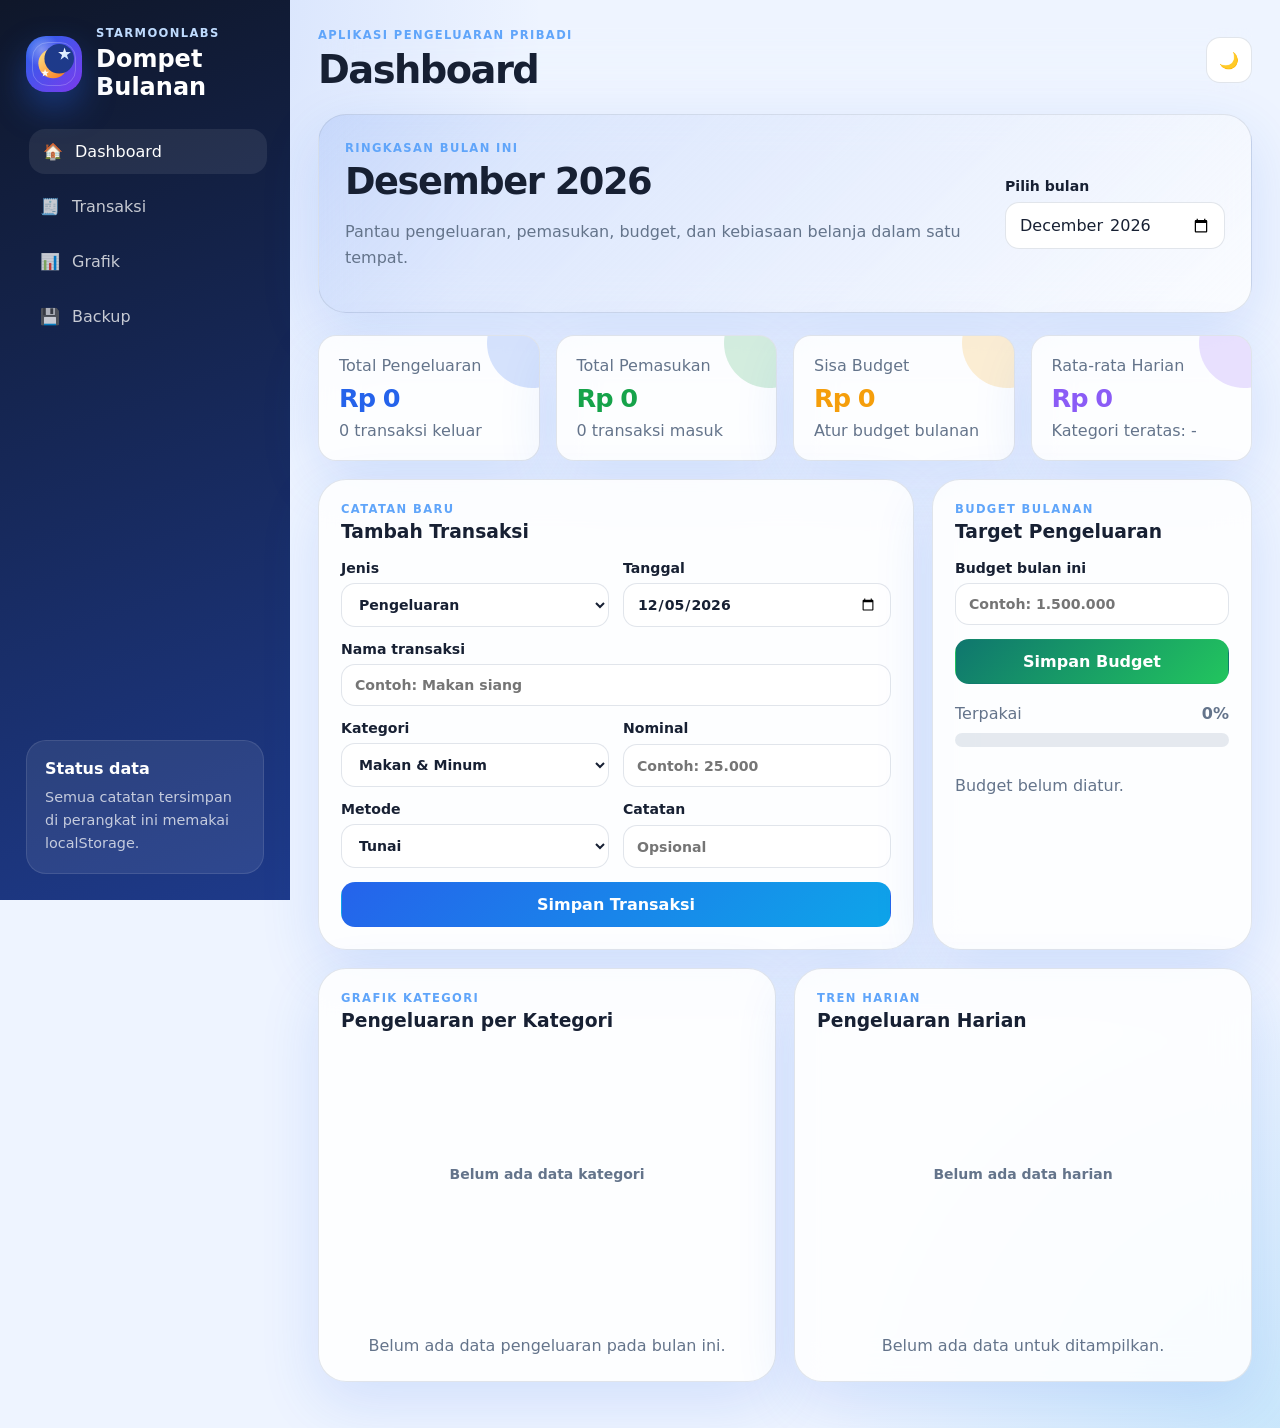
<file: index.html>
<!DOCTYPE html>
<html lang="id">
<head>
  <meta charset="UTF-8" />
  <meta name="viewport" content="width=device-width, initial-scale=1.0" />
  <meta name="theme-color" content="#2563eb" />
  <meta name="description" content="Aplikasi pengeluaran pribadi offline dengan dashboard, grafik, dan backup data." />
  <title>Dompet Bulanan</title>
  <link rel="manifest" href="manifest.json" />
  <link rel="icon" href="icons/icon-192.png" />
  <link rel="apple-touch-icon" href="icons/apple-touch-icon.png" />
  <link rel="stylesheet" href="styles.css" />
</head>
<body>
  <div class="app-shell">
    <aside class="sidebar" aria-label="Navigasi utama">
      <div class="brand">
        <div class="brand-mark logo-moon" aria-label="Logo Dompet Bulanan">
          <svg viewBox="0 0 64 64" role="img" aria-hidden="true">
            <defs>
              <linearGradient id="moonGradient" x1="0" x2="1" y1="0" y2="1">
                <stop offset="0%" stop-color="#fde68a" />
                <stop offset="100%" stop-color="#f97316" />
              </linearGradient>
              <linearGradient id="starGradient" x1="0" x2="1" y1="0" y2="1">
                <stop offset="0%" stop-color="#ffffff" />
                <stop offset="100%" stop-color="#bfdbfe" />
              </linearGradient>
            </defs>
            <circle cx="30" cy="32" r="22" fill="url(#moonGradient)" />
            <circle cx="39" cy="25" r="22" fill="#1e3a8a" />
            <path d="M47 8l2.2 7h7.3l-5.9 4.3 2.3 7-5.9-4.3-6 4.3 2.3-7-5.9-4.3h7.3L47 8z" fill="url(#starGradient)" />
            <path d="M18 40l1.4 4.3H24l-3.7 2.7 1.4 4.3L18 48.6l-3.7 2.7 1.4-4.3L12 44.3h4.6L18 40z" fill="#ffffff" opacity="0.95" />
          </svg>
        </div>
        <div>
          <p class="eyebrow">StarmoonLabs</p>
          <h1>Dompet Bulanan</h1>
        </div>
      </div>

      <nav class="menu">
        <a class="menu-item active" href="#dashboard" data-view="dashboard">
          <span>🏠</span> Dashboard
        </a>
        <a class="menu-item" href="#transaksi" data-view="transaksi">
          <span>🧾</span> Transaksi
        </a>
        <a class="menu-item" href="#grafik" data-view="grafik">
          <span>📊</span> Grafik
        </a>
        <a class="menu-item" href="#backup" data-view="backup">
          <span>💾</span> Backup
        </a>
      </nav>

      <div class="side-card">
        <p class="side-card-title">Status data</p>
        <p class="side-card-text">Semua catatan tersimpan di perangkat ini memakai localStorage.</p>
      </div>
    </aside>

    <main class="main-content">
      <header class="topbar">
        <div>
          <p class="eyebrow">Aplikasi Pengeluaran Pribadi</p>
          <h2 id="pageTitle">Dashboard</h2>
        </div>
        <div class="top-actions">
          <button id="installBtn" class="btn install-app hidden" type="button">⬇️ Install App</button>
          <button id="themeToggle" class="btn icon" type="button" aria-label="Ganti tema">🌙</button>
        </div>
      </header>

      <section class="hero-card">
        <div>
          <p class="eyebrow">Ringkasan Bulan Ini</p>
          <h2 id="heroMonth">Mei 2026</h2>
          <p class="muted">Pantau pengeluaran, pemasukan, budget, dan kebiasaan belanja dalam satu tempat.</p>
        </div>
        <div class="hero-controls">
          <label for="monthFilter">Pilih bulan</label>
          <input id="monthFilter" type="month" />
        </div>
      </section>

      <section id="dashboard" class="view active-view">
        <div class="summary-grid">
          <article class="stat-card primary">
            <p>Total Pengeluaran</p>
            <h3 id="totalExpense">Rp0</h3>
            <span id="expenseCount">0 transaksi keluar</span>
          </article>
          <article class="stat-card success">
            <p>Total Pemasukan</p>
            <h3 id="totalIncome">Rp0</h3>
            <span id="incomeCount">0 transaksi masuk</span>
          </article>
          <article class="stat-card warning">
            <p>Sisa Budget</p>
            <h3 id="budgetLeft">Rp0</h3>
            <span id="budgetStatus">Atur budget bulanan</span>
          </article>
          <article class="stat-card soft">
            <p>Rata-rata Harian</p>
            <h3 id="dailyAverage">Rp0</h3>
            <span id="topCategory">Kategori teratas: -</span>
          </article>
        </div>

        <div class="content-grid">
          <article class="panel form-panel">
            <div class="panel-header">
              <div>
                <p class="eyebrow">Catatan Baru</p>
                <h3 id="formTitle">Tambah Transaksi</h3>
              </div>
              <button id="cancelEditBtn" class="btn small ghost hidden" type="button">Batal edit</button>
            </div>

            <form id="transactionForm" class="transaction-form">
              <input type="hidden" id="editId" />
              <div class="field-row two">
                <label>
                  Jenis
                  <select id="typeInput" required>
                    <option value="expense">Pengeluaran</option>
                    <option value="income">Pemasukan</option>
                  </select>
                </label>
                <label>
                  Tanggal
                  <input id="dateInput" type="date" required />
                </label>
              </div>
              <label>
                Nama transaksi
                <input id="nameInput" type="text" placeholder="Contoh: Makan siang" required />
              </label>
              <div class="field-row two">
                <label>
                  Kategori
                  <select id="categoryInput" required></select>
                </label>
                <label>
                  Nominal
                  <input id="amountInput" type="text" inputmode="numeric" autocomplete="off" placeholder="Contoh: 25.000" required />
                </label>
              </div>
              <div class="field-row two">
                <label>
                  Metode
                  <select id="methodInput">
                    <option>Tunai</option>
                    <option>QRIS</option>
                    <option>Transfer</option>
                    <option>E-Wallet</option>
                    <option>Kartu Debit</option>
                    <option>Lainnya</option>
                  </select>
                </label>
                <label>
                  Catatan
                  <input id="noteInput" type="text" placeholder="Opsional" />
                </label>
              </div>
              <button class="btn primary full" type="submit">Simpan Transaksi</button>
            </form>
          </article>

          <article class="panel budget-panel">
            <div class="panel-header">
              <div>
                <p class="eyebrow">Budget Bulanan</p>
                <h3>Target Pengeluaran</h3>
              </div>
            </div>
            <div class="budget-form">
              <label>
                Budget bulan ini
                <input id="budgetInput" type="text" inputmode="numeric" autocomplete="off" placeholder="Contoh: 1.500.000" />
              </label>
              <button id="saveBudgetBtn" class="btn secondary full" type="button">Simpan Budget</button>
            </div>
            <div class="progress-wrap">
              <div class="progress-label">
                <span>Terpakai</span>
                <strong id="budgetPercent">0%</strong>
              </div>
              <div class="progress-track">
                <div id="budgetProgress" class="progress-fill"></div>
              </div>
              <p id="budgetHint" class="muted">Budget belum diatur.</p>
            </div>
          </article>
        </div>

        <div class="content-grid charts-grid">
          <article class="panel chart-panel">
            <div class="panel-header">
              <div>
                <p class="eyebrow">Grafik Kategori</p>
                <h3>Pengeluaran per Kategori</h3>
              </div>
            </div>
            <canvas id="categoryChart" height="260" aria-label="Grafik pengeluaran per kategori"></canvas>
            <p id="categoryEmpty" class="empty-note hidden">Belum ada data pengeluaran pada bulan ini.</p>
          </article>
          <article class="panel chart-panel">
            <div class="panel-header">
              <div>
                <p class="eyebrow">Tren Harian</p>
                <h3>Pengeluaran Harian</h3>
              </div>
            </div>
            <canvas id="dailyChart" height="260" aria-label="Grafik tren pengeluaran harian"></canvas>
            <p id="dailyEmpty" class="empty-note hidden">Belum ada data untuk ditampilkan.</p>
          </article>
        </div>
      </section>

      <section id="transaksi" class="view">
        <article class="panel">
          <div class="panel-header table-header">
            <div>
              <p class="eyebrow">Riwayat</p>
              <h3>Daftar Transaksi</h3>
            </div>
            <div class="filter-row">
              <input id="searchInput" type="search" placeholder="Cari transaksi..." />
              <select id="typeFilter">
                <option value="all">Semua</option>
                <option value="expense">Pengeluaran</option>
                <option value="income">Pemasukan</option>
              </select>
              <select id="categoryFilter">
                <option value="all">Semua kategori</option>
              </select>
            </div>
          </div>

          <div id="transactionList" class="transaction-list"></div>
          <p id="listEmpty" class="empty-note hidden">Belum ada transaksi yang cocok.</p>
        </article>
      </section>

      <section id="grafik" class="view">
        <div class="content-grid charts-grid">
          <article class="panel chart-panel tall">
            <div class="panel-header">
              <div>
                <p class="eyebrow">Analisis</p>
                <h3>Komposisi Pengeluaran</h3>
              </div>
            </div>
            <div class="pie-layout">
              <canvas id="pieChart" height="280" aria-label="Diagram komposisi pengeluaran"></canvas>
              <div id="pieLegend" class="pie-legend" aria-label="Keterangan diagram komposisi pengeluaran"></div>
            </div>
          </article>
          <article class="panel chart-panel tall">
            <div class="panel-header">
              <div>
                <p class="eyebrow">Analisis</p>
                <h3>Perbandingan Mingguan</h3>
              </div>
            </div>
            <canvas id="weeklyChart" height="320" aria-label="Grafik pengeluaran mingguan"></canvas>
          </article>
        </div>
      </section>

      <section id="backup" class="view">
        <div class="content-grid backup-grid">
          <article class="panel">
            <div class="panel-header">
              <div>
                <p class="eyebrow">Backup</p>
                <h3>Export Data</h3>
              </div>
            </div>
            <p class="muted">Simpan data ke file agar aman saat pindah HP, ganti browser, atau membersihkan cache.</p>
            <div class="button-stack">
              <button id="exportJsonBtn" class="btn primary" type="button">Export JSON</button>
              <button id="exportCsvBtn" class="btn secondary" type="button">Export CSV</button>
              <button id="exportPdfBtn" class="btn secondary" type="button">Export PDF</button>
            </div>
          </article>

          <article class="panel">
            <div class="panel-header">
              <div>
                <p class="eyebrow">Restore</p>
                <h3>Import Data</h3>
              </div>
            </div>
            <p class="muted">Masukkan file JSON hasil backup. Data lama bisa digabung atau diganti.</p>
            <input id="importFile" type="file" accept="application/json,.json" />
            <div class="button-stack">
              <button id="importMergeBtn" class="btn secondary" type="button">Import & Gabungkan</button>
              <button id="importReplaceBtn" class="btn danger" type="button">Import & Ganti Semua</button>
            </div>
          </article>

          <article class="panel danger-zone">
            <div class="panel-header">
              <div>
                <p class="eyebrow">Opsional</p>
                <h3>Kelola Data</h3>
              </div>
            </div>
            <p class="muted">Gunakan data contoh untuk mencoba aplikasi, atau reset semua data jika ingin mulai dari awal.</p>
            <div class="button-stack">
              <button id="sampleBtn" class="btn ghost" type="button">Isi Data Contoh</button>
              <button id="resetBtn" class="btn danger" type="button">Hapus Semua Data</button>
            </div>
          </article>
        </div>
      </section>
    </main>
  </div>

  <div id="toast" class="toast" role="status" aria-live="polite"></div>
  <script src="app.js"></script>
</body>
</html>
</file>
<file: styles.css>
:root {
  --bg: #eef4ff;
  --surface: rgba(255, 255, 255, 0.86);
  --surface-strong: #ffffff;
  --text: #172033;
  --muted: #64748b;
  --line: rgba(148, 163, 184, 0.28);
  --primary: #2563eb;
  --primary-dark: #1d4ed8;
  --success: #16a34a;
  --warning: #f59e0b;
  --danger: #ef4444;
  --shadow: 0 20px 60px rgba(37, 99, 235, 0.14);
  --radius-lg: 28px;
  --radius-md: 18px;
  --radius-sm: 12px;
  --sidebar: #0f172a;
  --sidebar-soft: rgba(255, 255, 255, 0.08);
}

[data-theme="dark"] {
  --bg: #09111f;
  --surface: rgba(15, 23, 42, 0.82);
  --surface-strong: #101827;
  --text: #f8fafc;
  --muted: #94a3b8;
  --line: rgba(148, 163, 184, 0.18);
  --shadow: 0 22px 70px rgba(0, 0, 0, 0.38);
  --sidebar: #020617;
  --sidebar-soft: rgba(255, 255, 255, 0.07);
}

* {
  box-sizing: border-box;
}

html {
  scroll-behavior: smooth;
}

body {
  margin: 0;
  font-family: Inter, ui-sans-serif, system-ui, -apple-system, BlinkMacSystemFont, "Segoe UI", sans-serif;
  background:
    radial-gradient(circle at top left, rgba(37, 99, 235, 0.20), transparent 34rem),
    radial-gradient(circle at bottom right, rgba(14, 165, 233, 0.16), transparent 28rem),
    var(--bg);
  color: var(--text);
  min-height: 100vh;
}

button,
input,
select {
  font: inherit;
}

button {
  cursor: pointer;
}

.app-shell {
  display: grid;
  grid-template-columns: 290px minmax(0, 1fr);
  min-height: 100vh;
}

.sidebar {
  position: sticky;
  top: 0;
  height: 100vh;
  background: linear-gradient(160deg, var(--sidebar), #1e3a8a);
  color: #ffffff;
  padding: 26px;
  display: flex;
  flex-direction: column;
  gap: 28px;
}

.brand {
  display: flex;
  align-items: center;
  gap: 14px;
}

.brand-mark {
  width: 56px;
  height: 56px;
  border-radius: 20px;
  display: grid;
  place-items: center;
  flex-shrink: 0;
  background:
    radial-gradient(circle at 28% 24%, rgba(255, 255, 255, 0.35), transparent 30%),
    linear-gradient(135deg, #2563eb, #7c3aed);
  box-shadow: 0 16px 34px rgba(37, 99, 235, 0.38);
  overflow: hidden;
  position: relative;
}

.brand-mark svg {
  width: 43px;
  height: 43px;
  display: block;
}

.logo-moon::after {
  content: "";
  position: absolute;
  inset: 6px;
  border-radius: 16px;
  border: 1px solid rgba(255, 255, 255, 0.22);
  pointer-events: none;
}

.brand h1,
.topbar h2,
.hero-card h2,
.panel h3,
.stat-card h3 {
  margin: 0;
}

.eyebrow {
  margin: 0 0 5px;
  font-size: 0.72rem;
  font-weight: 800;
  letter-spacing: 0.12em;
  text-transform: uppercase;
  color: #60a5fa;
}

.sidebar .eyebrow {
  color: #bfdbfe;
}

.menu {
  display: grid;
  gap: 10px;
}

.menu-item {
  display: flex;
  align-items: center;
  gap: 12px;
  color: rgba(255, 255, 255, 0.76);
  text-decoration: none;
  padding: 13px 14px;
  border-radius: 16px;
  transition: 0.2s ease;
}

.menu-item:hover,
.menu-item.active {
  color: #fff;
  background: var(--sidebar-soft);
  transform: translateX(3px);
}

.side-card {
  margin-top: auto;
  padding: 18px;
  border-radius: 20px;
  background: var(--sidebar-soft);
  border: 1px solid rgba(255, 255, 255, 0.10);
}

.side-card-title {
  margin: 0 0 8px;
  font-weight: 800;
}

.side-card-text {
  margin: 0;
  font-size: 0.9rem;
  line-height: 1.6;
  color: rgba(255, 255, 255, 0.72);
}

.main-content {
  padding: 28px;
  min-width: 0;
}

.topbar,
.hero-card,
.panel,
.stat-card {
  backdrop-filter: blur(18px);
  -webkit-backdrop-filter: blur(18px);
}

.topbar {
  display: flex;
  align-items: center;
  justify-content: space-between;
  gap: 16px;
  margin-bottom: 22px;
}

.topbar h2 {
  font-size: clamp(1.7rem, 3vw, 2.5rem);
  letter-spacing: -0.04em;
}

.top-actions {
  display: flex;
  gap: 10px;
  align-items: center;
}

.hero-card {
  display: flex;
  align-items: center;
  justify-content: space-between;
  gap: 20px;
  padding: 26px;
  border-radius: var(--radius-lg);
  background: linear-gradient(135deg, rgba(37, 99, 235, 0.13), rgba(255, 255, 255, 0.72));
  border: 1px solid var(--line);
  box-shadow: var(--shadow);
  margin-bottom: 22px;
}

[data-theme="dark"] .hero-card {
  background: linear-gradient(135deg, rgba(37, 99, 235, 0.24), rgba(15, 23, 42, 0.72));
}

.hero-card h2 {
  font-size: clamp(1.6rem, 3vw, 2.3rem);
  letter-spacing: -0.04em;
}

.hero-controls {
  min-width: 220px;
  display: grid;
  gap: 8px;
}

.summary-grid {
  display: grid;
  grid-template-columns: repeat(4, minmax(0, 1fr));
  gap: 16px;
  margin-bottom: 18px;
}

.stat-card {
  padding: 20px;
  border-radius: var(--radius-md);
  background: var(--surface);
  border: 1px solid var(--line);
  box-shadow: var(--shadow);
  overflow: hidden;
  position: relative;
}

.stat-card::after {
  content: "";
  position: absolute;
  width: 90px;
  height: 90px;
  border-radius: 999px;
  right: -38px;
  top: -38px;
  opacity: 0.18;
  background: currentColor;
}

.stat-card p,
.stat-card span {
  margin: 0;
  color: var(--muted);
}

.stat-card h3 {
  margin: 8px 0;
  font-size: clamp(1.35rem, 2vw, 1.75rem);
  letter-spacing: -0.04em;
}

.stat-card.primary { color: var(--primary); }
.stat-card.success { color: var(--success); }
.stat-card.warning { color: var(--warning); }
.stat-card.soft { color: #8b5cf6; }

.content-grid {
  display: grid;
  grid-template-columns: minmax(0, 1.35fr) minmax(320px, 0.65fr);
  gap: 18px;
  margin-bottom: 18px;
}

.charts-grid,
.backup-grid {
  grid-template-columns: repeat(2, minmax(0, 1fr));
}

.backup-grid {
  align-items: stretch;
}

.panel {
  background: var(--surface);
  border: 1px solid var(--line);
  border-radius: var(--radius-lg);
  padding: 22px;
  box-shadow: var(--shadow);
  min-width: 0;
}

.panel-header {
  display: flex;
  align-items: flex-start;
  justify-content: space-between;
  gap: 12px;
  margin-bottom: 18px;
}

.table-header {
  align-items: center;
}

.transaction-form,
.budget-form {
  display: grid;
  gap: 14px;
}

.field-row {
  display: grid;
  gap: 14px;
}

.field-row.two {
  grid-template-columns: repeat(2, minmax(0, 1fr));
}

label {
  display: grid;
  gap: 7px;
  font-size: 0.88rem;
  font-weight: 750;
  color: var(--text);
}

input,
select {
  width: 100%;
  border: 1px solid var(--line);
  color: var(--text);
  background: var(--surface-strong);
  border-radius: 14px;
  padding: 12px 13px;
  outline: none;
  transition: 0.2s ease;
}

input:focus,
select:focus {
  border-color: rgba(37, 99, 235, 0.70);
  box-shadow: 0 0 0 4px rgba(37, 99, 235, 0.12);
}

.btn {
  border: 0;
  border-radius: 14px;
  padding: 12px 16px;
  font-weight: 800;
  color: var(--text);
  background: var(--surface-strong);
  border: 1px solid var(--line);
  transition: 0.18s ease;
  display: inline-flex;
  justify-content: center;
  align-items: center;
  gap: 8px;
}

.btn:hover {
  transform: translateY(-1px);
  box-shadow: 0 12px 28px rgba(15, 23, 42, 0.13);
}

.btn.primary {
  color: #fff;
  background: linear-gradient(135deg, var(--primary), #0ea5e9);
  border-color: transparent;
}

.btn.secondary {
  color: #fff;
  background: linear-gradient(135deg, #0f766e, #22c55e);
  border-color: transparent;
}

.btn.danger {
  color: #fff;
  background: linear-gradient(135deg, #dc2626, #f97316);
  border-color: transparent;
}

.btn.ghost {
  background: transparent;
}

.btn.install-app {
  color: #ffffff;
  background: linear-gradient(135deg, #2563eb, #7c3aed);
  border-color: transparent;
  box-shadow: 0 12px 28px rgba(37, 99, 235, 0.24);
}

.btn.install-app:hover {
  box-shadow: 0 16px 34px rgba(37, 99, 235, 0.34);
}

.btn.icon {
  width: 46px;
  height: 46px;
  padding: 0;
}

.btn.small {
  padding: 8px 12px;
  border-radius: 12px;
  font-size: 0.86rem;
}

.btn.full {
  width: 100%;
}

.progress-wrap {
  margin-top: 20px;
  display: grid;
  gap: 10px;
}

.progress-label {
  display: flex;
  align-items: center;
  justify-content: space-between;
  color: var(--muted);
}

.progress-track {
  height: 14px;
  background: rgba(148, 163, 184, 0.23);
  border-radius: 999px;
  overflow: hidden;
}

.progress-fill {
  height: 100%;
  width: 0%;
  background: linear-gradient(90deg, #22c55e, #2563eb);
  border-radius: inherit;
  transition: width 0.3s ease;
}

.chart-panel {
  position: relative;
  min-height: 360px;
}

.chart-panel.tall {
  min-height: 430px;
}

canvas {
  width: 100%;
  max-width: 100%;
  display: block;
}

.pie-layout {
  display: grid;
  grid-template-columns: minmax(145px, 0.9fr) minmax(160px, 1fr);
  gap: 18px;
  align-items: center;
}

.pie-layout canvas {
  min-width: 0;
}

.pie-legend {
  display: grid;
  gap: 10px;
  max-height: 300px;
  overflow-y: auto;
  padding-right: 4px;
}

.pie-legend-item {
  display: grid;
  grid-template-columns: 14px minmax(0, 1fr);
  gap: 9px;
  align-items: start;
  padding: 9px;
  border: 1px solid var(--line);
  border-radius: 14px;
  background: rgba(148, 163, 184, 0.08);
}

.pie-dot {
  width: 12px;
  height: 12px;
  border-radius: 999px;
  margin-top: 4px;
  box-shadow: 0 0 0 4px rgba(148, 163, 184, 0.13);
}

.pie-legend-text {
  min-width: 0;
}

.pie-legend-text strong,
.pie-legend-text span {
  display: block;
}

.pie-legend-text strong {
  font-size: 0.9rem;
  line-height: 1.25;
  white-space: nowrap;
  overflow: hidden;
  text-overflow: ellipsis;
}

.pie-legend-text span,
.pie-legend-empty {
  color: var(--muted);
  font-size: 0.78rem;
  margin-top: 2px;
}

.view {
  display: none;
}

.view.active-view {
  display: block;
}

.filter-row {
  display: grid;
  grid-template-columns: minmax(180px, 1fr) 150px 180px;
  gap: 10px;
  width: min(620px, 100%);
}

.transaction-list {
  display: grid;
  gap: 12px;
}

.transaction-item {
  display: grid;
  grid-template-columns: 1fr auto;
  gap: 12px;
  align-items: center;
  padding: 14px;
  border-radius: 18px;
  background: var(--surface-strong);
  border: 1px solid var(--line);
}

.transaction-main {
  display: flex;
  align-items: center;
  gap: 12px;
  min-width: 0;
}

.transaction-icon {
  width: 42px;
  height: 42px;
  border-radius: 14px;
  display: grid;
  place-items: center;
  background: rgba(37, 99, 235, 0.10);
  flex: 0 0 auto;
}

.transaction-title {
  margin: 0;
  font-weight: 850;
  white-space: nowrap;
  overflow: hidden;
  text-overflow: ellipsis;
}

.transaction-meta {
  margin: 4px 0 0;
  color: var(--muted);
  font-size: 0.86rem;
}

.transaction-amount {
  text-align: right;
  font-weight: 900;
}

.transaction-amount.expense {
  color: var(--danger);
}

.transaction-amount.income {
  color: var(--success);
}

.transaction-actions {
  display: flex;
  justify-content: flex-end;
  gap: 8px;
  margin-top: 8px;
}

.action-btn {
  border: 1px solid var(--line);
  background: transparent;
  color: var(--text);
  border-radius: 11px;
  padding: 7px 9px;
}

.muted,
.empty-note {
  color: var(--muted);
  line-height: 1.6;
}

.empty-note {
  margin: 24px 0 0;
  text-align: center;
}

.button-stack {
  display: flex;
  flex-wrap: wrap;
  gap: 10px;
  margin-top: 18px;
}

.toast {
  position: fixed;
  left: 50%;
  bottom: 24px;
  transform: translateX(-50%) translateY(20px);
  background: #0f172a;
  color: white;
  padding: 13px 18px;
  border-radius: 999px;
  box-shadow: 0 14px 40px rgba(15, 23, 42, 0.28);
  opacity: 0;
  pointer-events: none;
  transition: 0.25s ease;
  z-index: 99;
}

.toast.show {
  transform: translateX(-50%) translateY(0);
  opacity: 1;
}


.sweet-root {
  position: fixed;
  inset: 0;
  z-index: 120;
  display: none;
  place-items: center;
  padding: 20px;
}

.sweet-root.show {
  display: grid;
}

.sweet-backdrop {
  position: absolute;
  inset: 0;
  background: rgba(15, 23, 42, 0.54);
  backdrop-filter: blur(8px);
}

.sweet-card {
  position: relative;
  width: min(420px, 100%);
  background: var(--surface-strong);
  color: var(--text);
  border: 1px solid var(--line);
  border-radius: 28px;
  padding: 26px;
  text-align: center;
  box-shadow: 0 26px 90px rgba(15, 23, 42, 0.32);
  animation: sweetPop 0.22s ease both;
}

.sweet-icon {
  width: 68px;
  height: 68px;
  border-radius: 999px;
  display: grid;
  place-items: center;
  margin: 0 auto 16px;
  font-size: 2rem;
  font-weight: 900;
  border: 3px solid currentColor;
}

.sweet-icon.warning,
.sweet-icon.danger {
  color: var(--warning);
  background: rgba(245, 158, 11, 0.12);
}

.sweet-icon.question,
.sweet-icon.info {
  color: var(--primary);
  background: rgba(37, 99, 235, 0.12);
}

.sweet-icon.success {
  color: var(--success);
  background: rgba(22, 163, 74, 0.12);
}

.sweet-icon.error {
  color: var(--danger);
  background: rgba(239, 68, 68, 0.12);
}

.sweet-card h3 {
  margin: 0 0 8px;
  font-size: 1.35rem;
}

.sweet-card p {
  margin: 0;
  color: var(--muted);
  line-height: 1.6;
}

.sweet-actions {
  display: flex;
  justify-content: center;
  gap: 10px;
  margin-top: 22px;
  flex-wrap: wrap;
}

@keyframes sweetPop {
  from {
    opacity: 0;
    transform: translateY(12px) scale(0.96);
  }

  to {
    opacity: 1;
    transform: translateY(0) scale(1);
  }
}

.hidden {
  display: none !important;
}

@media (max-width: 1100px) {
  .app-shell {
    grid-template-columns: 1fr;
  }

  .sidebar {
    position: relative;
    height: auto;
    border-radius: 0 0 28px 28px;
  }

  .menu {
    grid-template-columns: repeat(4, minmax(0, 1fr));
  }

  .menu-item {
    justify-content: center;
    flex-wrap: wrap;
    text-align: center;
  }

  .side-card {
    display: none;
  }

  .summary-grid {
    grid-template-columns: repeat(2, minmax(0, 1fr));
  }

  .content-grid,
  .charts-grid,
  .backup-grid {
    grid-template-columns: 1fr;
  }
}

@media (max-width: 720px) {
  .main-content {
    padding: 18px;
  }

  .sidebar {
    padding: 18px;
    gap: 18px;
  }

  .brand-mark {
    width: 48px;
    height: 48px;
  }

  .brand-mark svg {
    width: 38px;
    height: 38px;
  }

  .menu {
    grid-template-columns: repeat(2, minmax(0, 1fr));
  }

  .topbar,
  .hero-card,
  .panel-header,
  .table-header {
    align-items: stretch;
    flex-direction: column;
  }

  .hero-controls {
    min-width: 0;
  }

  .summary-grid,
  .field-row.two,
  .filter-row {
    grid-template-columns: 1fr;
  }

  .panel,
  .hero-card {
    padding: 18px;
    border-radius: 22px;
  }

  .transaction-item {
    grid-template-columns: 1fr;
  }

  .transaction-amount {
    text-align: left;
  }

  .pie-layout {
    grid-template-columns: minmax(126px, 0.75fr) minmax(145px, 1fr);
    gap: 12px;
  }

  .pie-legend {
    max-height: 260px;
    gap: 8px;
  }

  .pie-legend-item {
    padding: 8px;
    border-radius: 13px;
  }

  .pie-legend-text strong {
    font-size: 0.82rem;
  }

  .pie-legend-text span {
    font-size: 0.72rem;
  }

  .sweet-card {
    padding: 22px;
    border-radius: 24px;
  }

  .sweet-actions .btn {
    flex: 1 1 130px;
  }
}


@media (max-width: 390px) {
  .pie-layout {
    grid-template-columns: minmax(112px, 0.7fr) minmax(132px, 1fr);
    gap: 9px;
  }

  .pie-legend-text strong {
    white-space: normal;
  }
}
</file>
